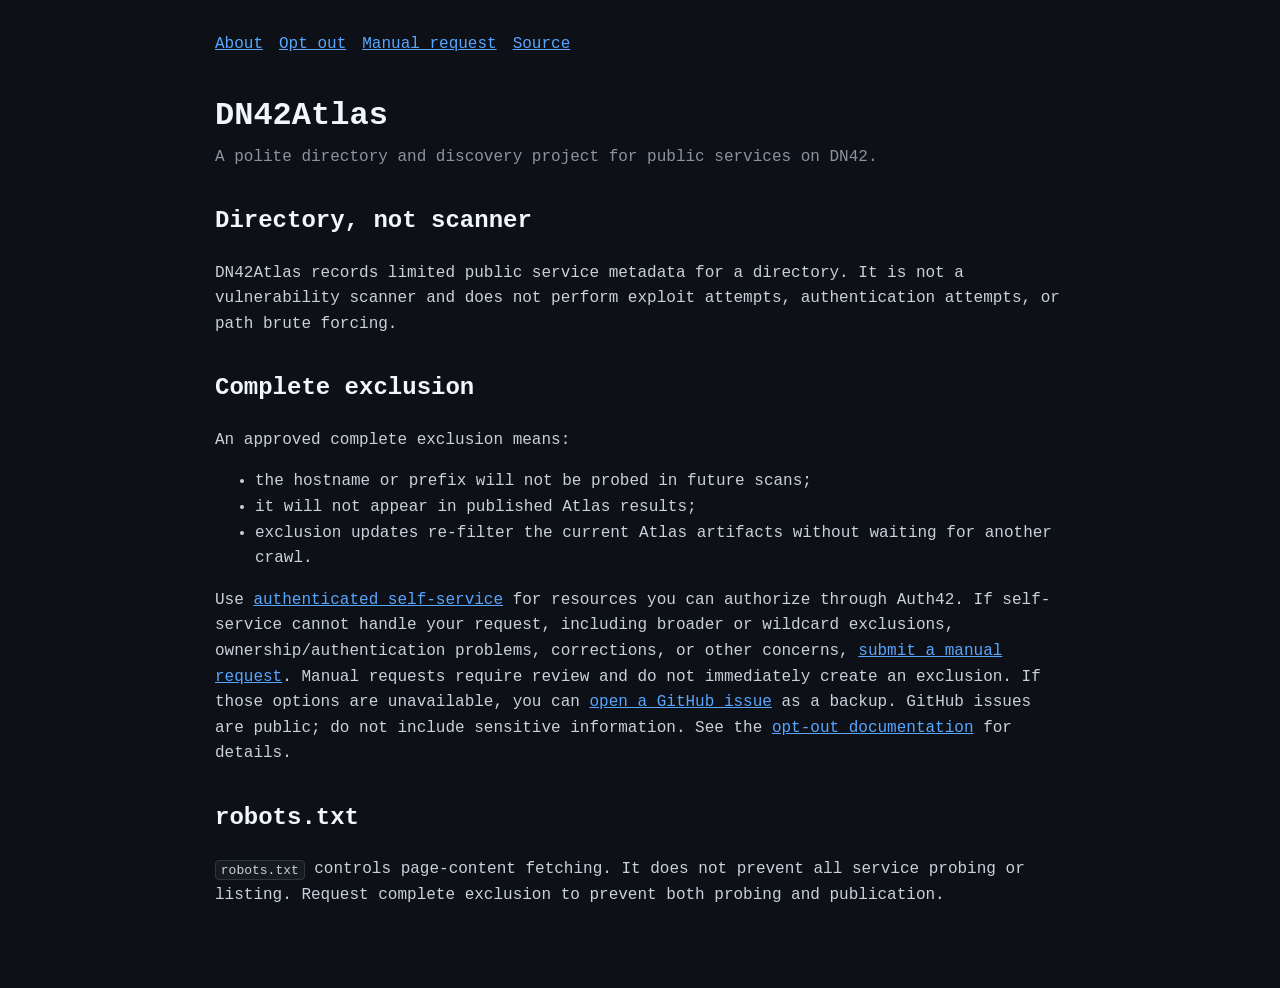
<file: DN42Atlas/site/index.html>
<!doctype html>
<html lang="en">
<head>
    <meta charset="utf-8">
    <meta name="viewport" content="width=device-width, initial-scale=1">
    <title>DN42Atlas</title>
    <style>
        :root { color-scheme: dark; font-family: ui-monospace, Consolas, monospace; }
        body { margin: 0; background: #0d1117; color: #c9d1d9; line-height: 1.6; }
        main { max-width: 850px; margin: 0 auto; padding: 2rem 1.25rem 4rem; }
        h1, h2 { color: #f0f6fc; }
        h1 { margin-bottom: 0; }
        a { color: #58a6ff; }
        nav { display: flex; flex-wrap: wrap; gap: 1rem; margin-bottom: 2rem; }
        section { margin-top: 2rem; }
        .subtitle { margin-top: .25rem; color: #8b949e; }
        code { padding: .1rem .3rem; background: #161b22; border: 1px solid #30363d; border-radius: 4px; }
    </style>
</head>
<body>
<main>
    <nav aria-label="Project information">
        <a href="about.html">About</a>
        <a href="opt-out.html">Opt out</a>
        <a href="/contact">Manual request</a>
        <a href="https://github.com/JoyfulReaper/DN42Atlas">Source</a>
    </nav>

    <h1>DN42Atlas</h1>
    <p class="subtitle">A polite directory and discovery project for public services on DN42.</p>

    <section>
        <h2>Directory, not scanner</h2>
        <p>DN42Atlas records limited public service metadata for a directory.
            It is not a vulnerability scanner and does not perform exploit attempts,
            authentication attempts, or path brute forcing.</p>
    </section>

    <section>
        <h2>Complete exclusion</h2>
        <p>An approved complete exclusion means:</p>
        <ul>
            <li>the hostname or prefix will not be probed in future scans;</li>
            <li>it will not appear in published Atlas results;</li>
            <li>exclusion updates re-filter the current Atlas artifacts without
                waiting for another crawl.</li>
        </ul>
        <p>Use <a href="/operator">authenticated self-service</a> for resources you
            can authorize through Auth42. If self-service cannot handle your request,
            including broader or wildcard exclusions, ownership/authentication problems,
            corrections, or other concerns, <a href="/contact">submit a manual request</a>.
            Manual requests require review and do not immediately create an exclusion.
            If those options are unavailable, you can
            <a href="https://github.com/JoyfulReaper/DN42Atlas/issues/new">open a GitHub issue</a>
            as a backup. GitHub issues are public; do not include sensitive information.
            See the <a href="opt-out.html">opt-out documentation</a> for details.</p>
    </section>

    <section>
        <h2>robots.txt</h2>
        <p><code>robots.txt</code> controls page-content fetching. It does not prevent
            all service probing or listing. Request complete exclusion to prevent both
            probing and publication.</p>
    </section>
</main>
</body>
</html>
</file>
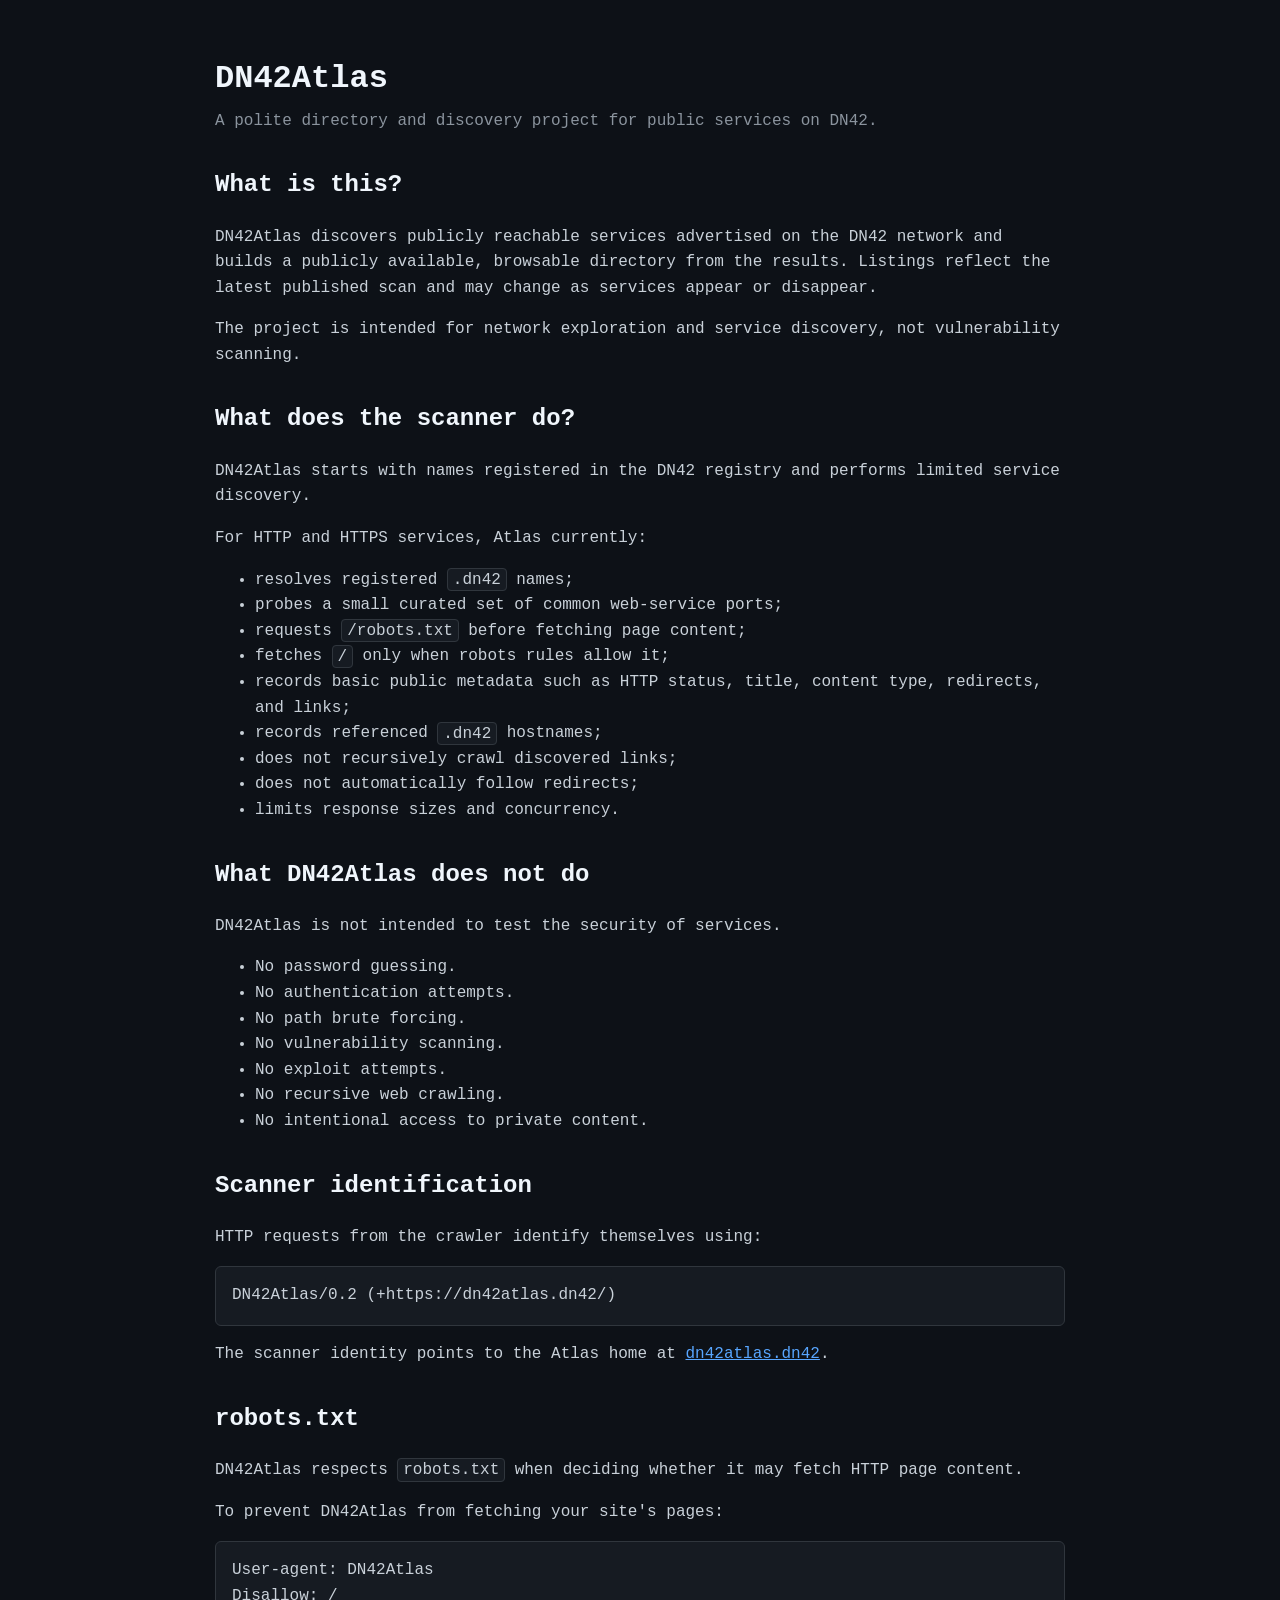
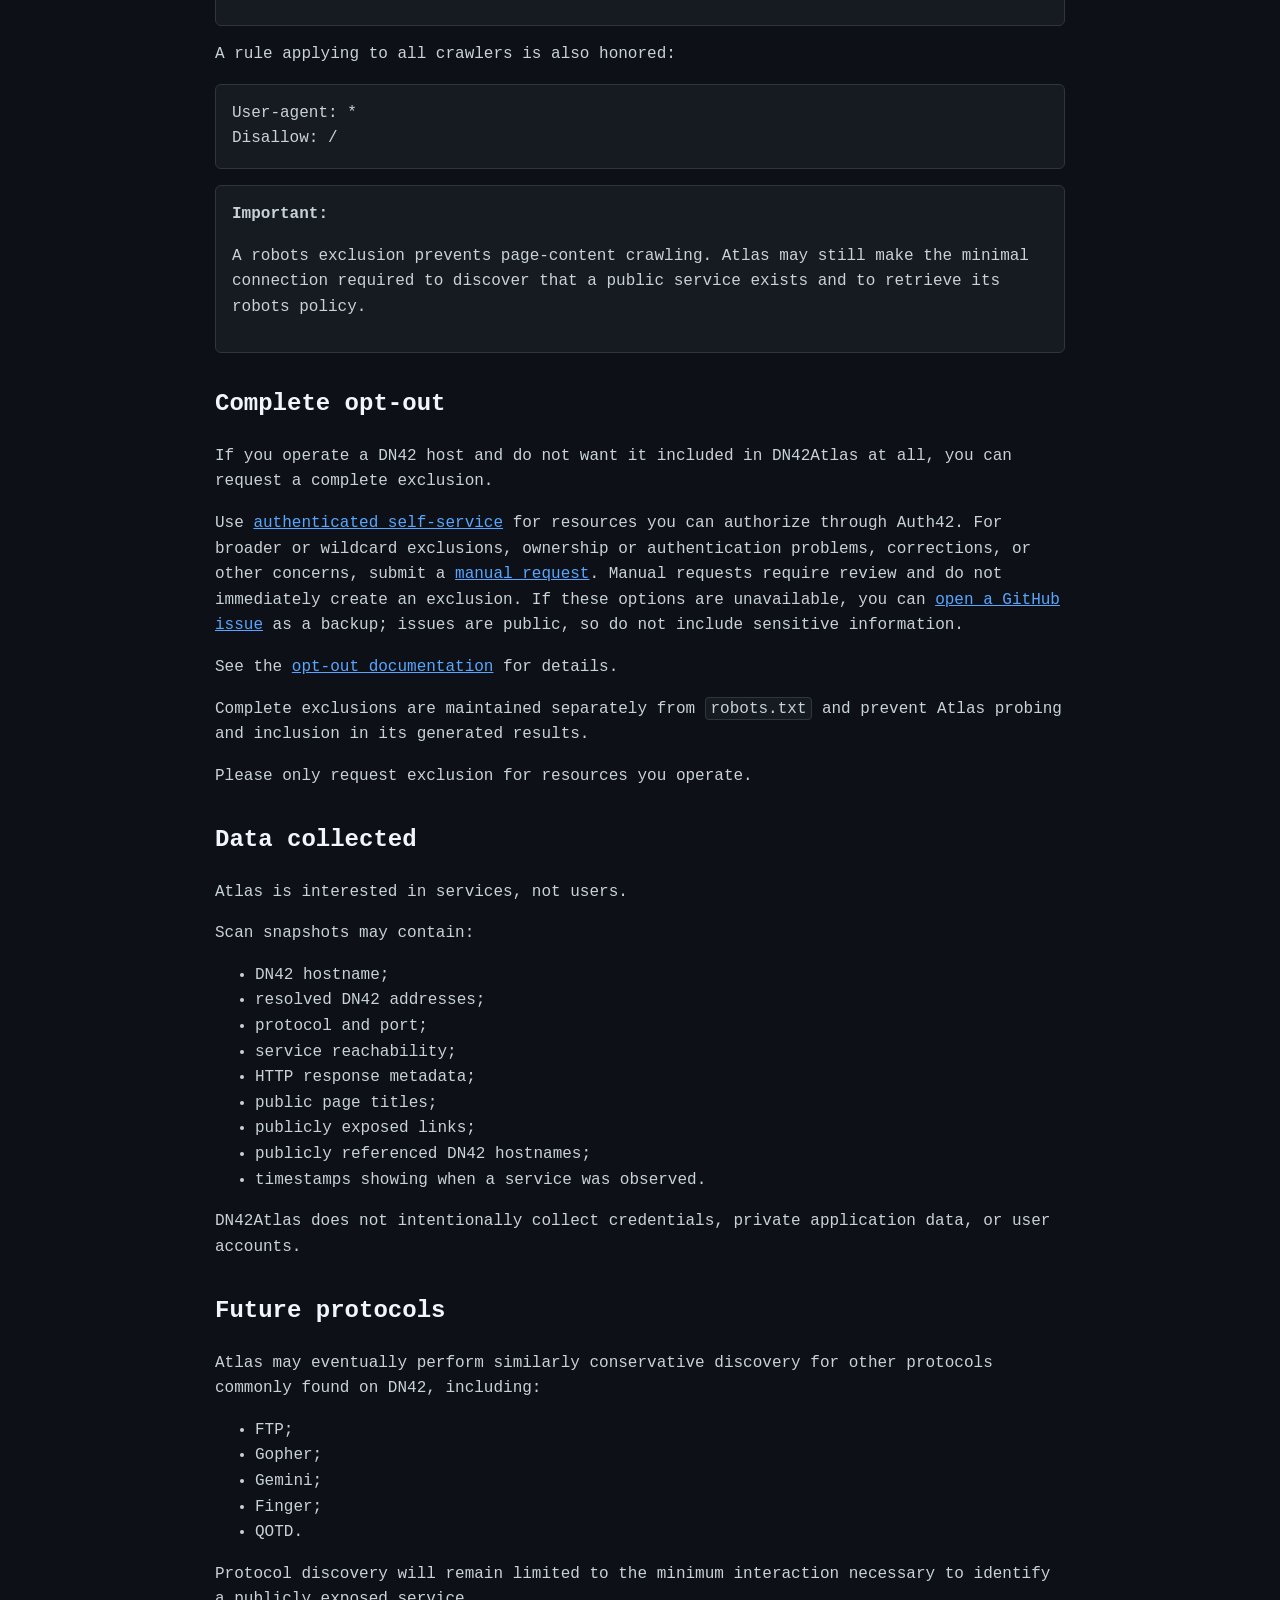
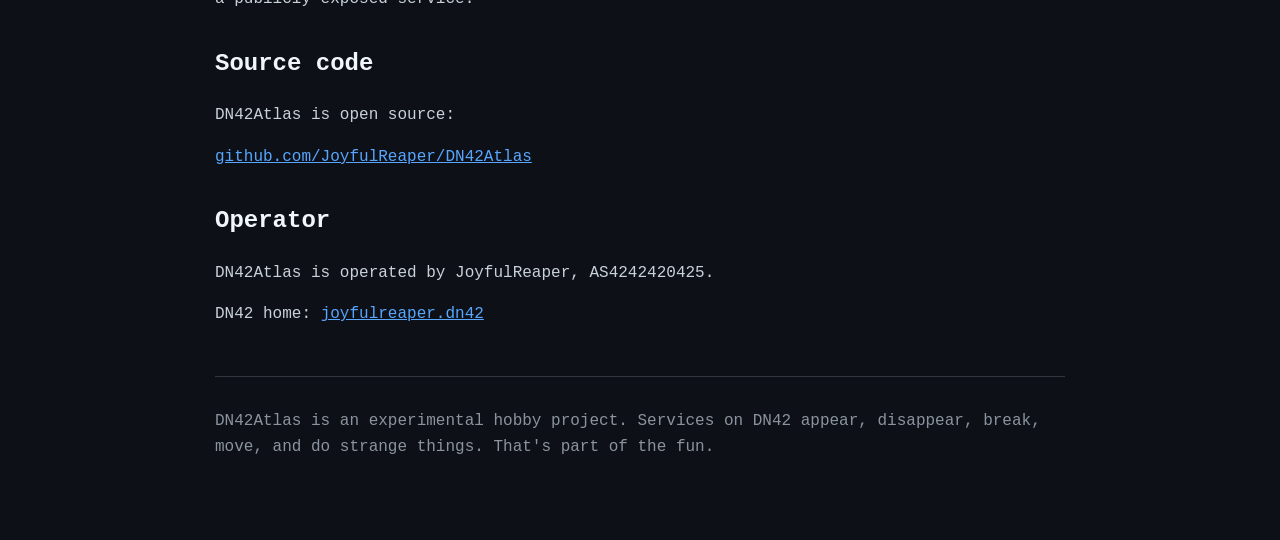
<file: DN42Atlas/site/about.html>
<!doctype html>
<html lang="en">
<head>
    <meta charset="utf-8">

    <meta
        name="viewport"
        content="width=device-width, initial-scale=1">

    <title>About DN42Atlas</title>

    <style>
        :root {
            color-scheme: dark;

            font-family:
                ui-monospace,
                SFMono-Regular,
                Menlo,
                Monaco,
                Consolas,
                "Liberation Mono",
                monospace;
        }

        body {
            margin: 0;

            background: #0d1117;
            color: #c9d1d9;

            line-height: 1.6;
        }

        main {
            max-width: 850px;

            margin: 0 auto;
            padding: 2rem 1.25rem 4rem;
        }

        h1,
        h2 {
            color: #f0f6fc;
        }

        h1 {
            margin-bottom: 0;
        }

        .subtitle {
            margin-top: .25rem;
            color: #8b949e;
        }

        a {
            color: #58a6ff;
        }

        code,
        pre {
            font-family: inherit;
        }

        code {
            background: #161b22;

            border: 1px solid #30363d;
            border-radius: 4px;

            padding: .1rem .3rem;
        }

        pre {
            overflow-x: auto;

            background: #161b22;

            border: 1px solid #30363d;
            border-radius: 6px;

            padding: 1rem;
        }

        section {
            margin-top: 2rem;
        }

        .notice {
            padding: 1rem;

            background: #161b22;

            border: 1px solid #30363d;
            border-radius: 6px;
        }

        footer {
            margin-top: 3rem;

            padding-top: 1rem;

            border-top: 1px solid #30363d;

            color: #8b949e;
        }
    </style>
</head>

<body>

<main>

<h1>DN42Atlas</h1>

<p class="subtitle">
    A polite directory and discovery project for public services on DN42.
</p>

<section>

<h2>What is this?</h2>

<p>
    DN42Atlas discovers publicly reachable services
    advertised on the DN42 network and builds a publicly available,
    browsable directory from the results. Listings reflect the latest
    published scan and may change as services appear or disappear.
</p>

<p>
    The project is intended for network exploration and service
    discovery, not vulnerability scanning.
</p>

</section>


<section>

<h2>What does the scanner do?</h2>

<p>
    DN42Atlas starts with names registered in the DN42 registry and
    performs limited service discovery.
</p>

<p>
    For HTTP and HTTPS services, Atlas currently:
</p>

<ul>
    <li>resolves registered <code>.dn42</code> names;</li>

    <li>
        probes a small curated set of common web-service ports;
    </li>

    <li>
        requests <code>/robots.txt</code> before fetching page content;
    </li>

    <li>
        fetches <code>/</code> only when robots rules allow it;
    </li>

    <li>
        records basic public metadata such as HTTP status,
        title, content type, redirects, and links;
    </li>

    <li>
        records referenced <code>.dn42</code> hostnames;
    </li>

    <li>
        does not recursively crawl discovered links;
    </li>

    <li>
        does not automatically follow redirects;
    </li>

    <li>
        limits response sizes and concurrency.
    </li>
</ul>

</section>


<section>

<h2>What DN42Atlas does not do</h2>

<p>
    DN42Atlas is not intended to test the security of services.
</p>

<ul>
    <li>No password guessing.</li>
    <li>No authentication attempts.</li>
    <li>No path brute forcing.</li>
    <li>No vulnerability scanning.</li>
    <li>No exploit attempts.</li>
    <li>No recursive web crawling.</li>
    <li>No intentional access to private content.</li>
</ul>

</section>


<section>

<h2>Scanner identification</h2>

<p>
    HTTP requests from the crawler identify themselves using:
</p>

<pre>DN42Atlas/0.2 (+https://dn42atlas.dn42/)</pre>

<p>
    The scanner identity points to the Atlas home at
    <a href="https://dn42atlas.dn42/">dn42atlas.dn42</a>.
</p>

</section>


<section>

<h2>robots.txt</h2>

<p>
    DN42Atlas respects <code>robots.txt</code> when deciding whether
    it may fetch HTTP page content.
</p>

<p>
    To prevent DN42Atlas from fetching your site's pages:
</p>

<pre>User-agent: DN42Atlas
Disallow: /</pre>

<p>
    A rule applying to all crawlers is also honored:
</p>

<pre>User-agent: *
Disallow: /</pre>

<div class="notice">

<strong>Important:</strong>

<p>
    A robots exclusion prevents page-content crawling. Atlas may still
    make the minimal connection required to discover that a public
    service exists and to retrieve its robots policy.
</p>

</div>

</section>


<section>

<h2>Complete opt-out</h2>

<p>
    If you operate a DN42 host and do not want it included in
    DN42Atlas at all, you can request a complete exclusion.
</p>

<p>
    Use <a href="/operator">authenticated self-service</a> for resources you can
    authorize through Auth42. For broader or wildcard exclusions, ownership or
    authentication problems, corrections, or other concerns, submit a
    <a href="/contact">manual request</a>. Manual requests require review and do
    not immediately create an exclusion. If these options are unavailable, you can
    <a href="https://github.com/JoyfulReaper/DN42Atlas/issues/new">open a GitHub issue</a>
    as a backup; issues are public, so do not include sensitive information.
</p>

<p>
    See the <a href="opt-out.html">opt-out documentation</a> for details.
</p>

<p>
    Complete exclusions are maintained separately from
    <code>robots.txt</code> and prevent Atlas probing and inclusion
    in its generated results.
</p>

<p>
    Please only request exclusion for resources you operate.
</p>

</section>


<section>

<h2>Data collected</h2>

<p>
    Atlas is interested in services, not users.
</p>

<p>
    Scan snapshots may contain:
</p>

<ul>
    <li>DN42 hostname;</li>
    <li>resolved DN42 addresses;</li>
    <li>protocol and port;</li>
    <li>service reachability;</li>
    <li>HTTP response metadata;</li>
    <li>public page titles;</li>
    <li>publicly exposed links;</li>
    <li>publicly referenced DN42 hostnames;</li>
    <li>timestamps showing when a service was observed.</li>
</ul>

<p>
    DN42Atlas does not intentionally collect credentials,
    private application data, or user accounts.
</p>

</section>


<section>

<h2>Future protocols</h2>

<p>
    Atlas may eventually perform similarly conservative discovery for
    other protocols commonly found on DN42, including:
</p>

<ul>
    <li>FTP;</li>
    <li>Gopher;</li>
    <li>Gemini;</li>
    <li>Finger;</li>
    <li>QOTD.</li>
</ul>

<p>
    Protocol discovery will remain limited to the minimum interaction
    necessary to identify a publicly exposed service.
</p>

</section>


<section>

<h2>Source code</h2>

<p>
    DN42Atlas is open source:
</p>

<p>
    <a href="https://github.com/JoyfulReaper/DN42Atlas">
        github.com/JoyfulReaper/DN42Atlas
    </a>
</p>

</section>


<section>

<h2>Operator</h2>

<p>
    DN42Atlas is operated by JoyfulReaper,
    AS4242420425.
</p>

<p>
    DN42 home:
    <a href="https://joyfulreaper.dn42/">
        joyfulreaper.dn42
    </a>
</p>

</section>


<footer>

<p>
    DN42Atlas is an experimental hobby project.
    Services on DN42 appear, disappear, break, move, and do strange
    things. That's part of the fun.
</p>

</footer>

</main>

</body>
</html>
</file>
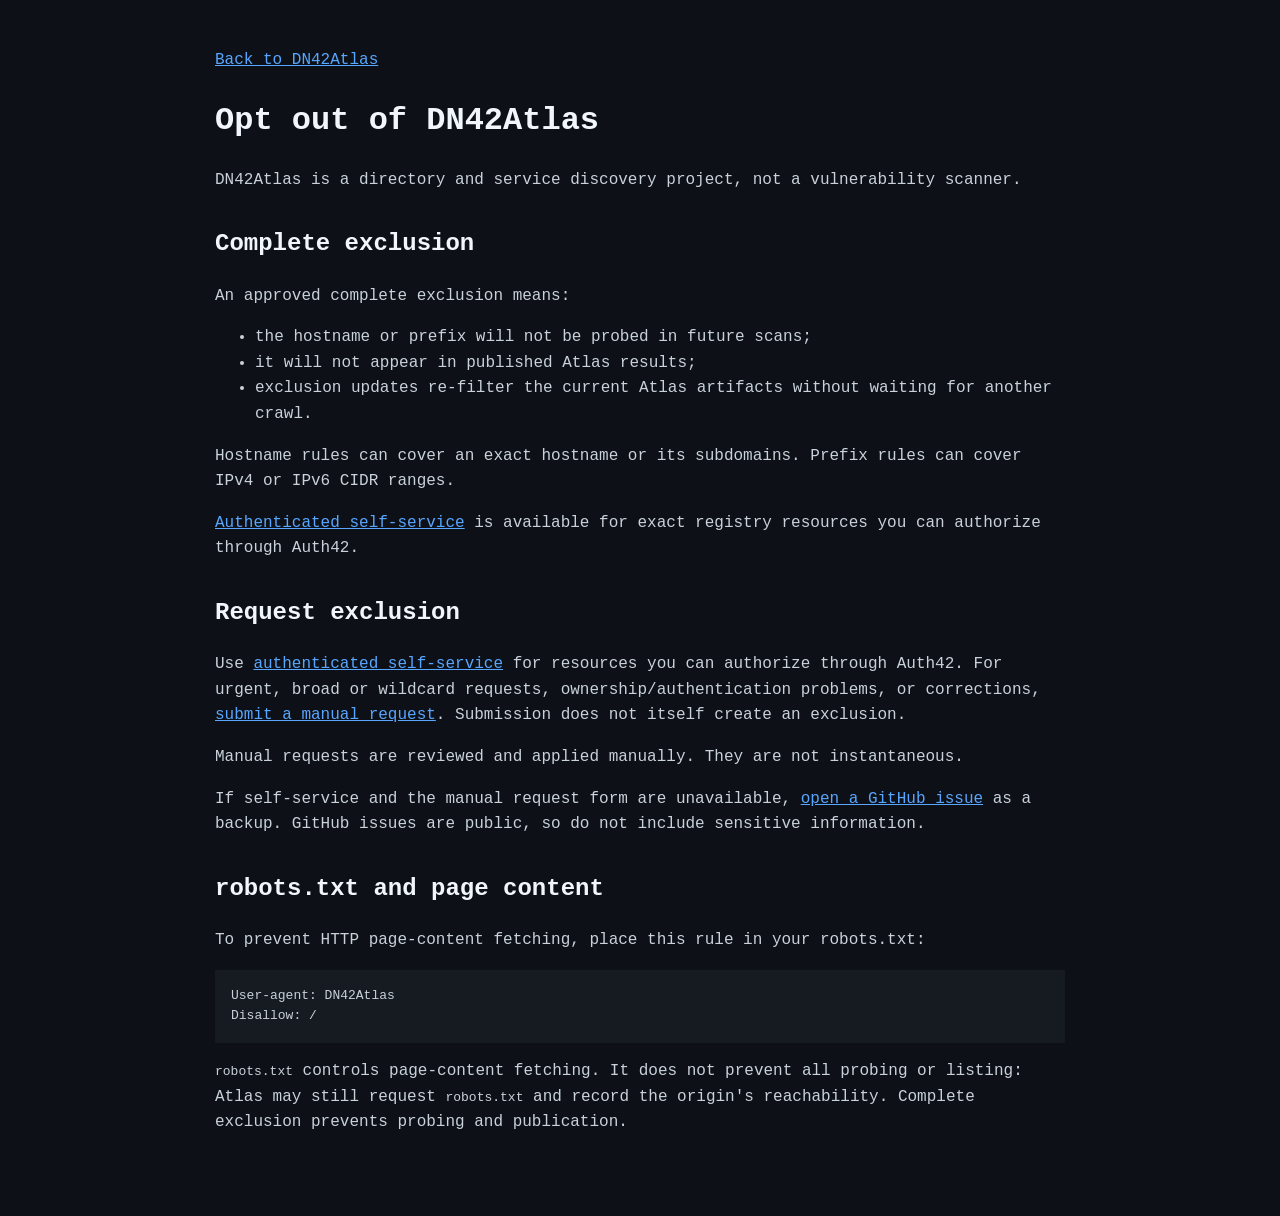
<file: DN42Atlas/site/opt-out.html>
<!doctype html>
<html lang="en">
<head>
    <meta charset="utf-8">
    <meta name="viewport" content="width=device-width, initial-scale=1">
    <title>Opt out of DN42Atlas</title>
    <style>
        :root { color-scheme: dark; font-family: ui-monospace, Consolas, monospace; }
        body { margin: 0; background: #0d1117; color: #c9d1d9; line-height: 1.6; }
        main { max-width: 850px; margin: 0 auto; padding: 2rem 1.25rem 4rem; }
        h1, h2 { color: #f0f6fc; }
        a { color: #58a6ff; }
        pre { padding: 1rem; background: #161b22; overflow-x: auto; }
        section { margin-top: 2rem; }
    </style>
</head>
<body>
<main>
    <p><a href="index.html">Back to DN42Atlas</a></p>
    <h1>Opt out of DN42Atlas</h1>

    <p>DN42Atlas is a directory and service discovery project, not a vulnerability scanner.</p>

    <section>
        <h2>Complete exclusion</h2>
        <p>An approved complete exclusion means:</p>
        <ul>
            <li>the hostname or prefix will not be probed in future scans;</li>
            <li>it will not appear in published Atlas results;</li>
            <li>exclusion updates re-filter the current Atlas artifacts without
                waiting for another crawl.</li>
        </ul>
        <p>Hostname rules can cover an exact hostname or its subdomains. Prefix rules
            can cover IPv4 or IPv6 CIDR ranges.</p>
        <p><a href="/operator">Authenticated self-service</a> is available for exact
            registry resources you can authorize through Auth42.</p>
    </section>

    <section>
        <h2>Request exclusion</h2>
        <p>Use <a href="/operator">authenticated self-service</a> for resources you
            can authorize through Auth42.
            For urgent, broad or wildcard requests, ownership/authentication problems,
            or corrections, <a href="/contact">submit a manual request</a>.
            Submission does not itself create an exclusion.</p>
        <p>Manual requests are reviewed and applied manually. They are not instantaneous.</p>
        <p>If self-service and the manual request form are unavailable,
            <a href="https://github.com/JoyfulReaper/DN42Atlas/issues/new">open a GitHub issue</a>
            as a backup. GitHub issues are public, so do not include sensitive information.</p>
    </section>

    <section>
        <h2>robots.txt and page content</h2>
        <p>To prevent HTTP page-content fetching, place this rule in your robots.txt:</p>
    <pre>User-agent: DN42Atlas
Disallow: /</pre>
        <p><code>robots.txt</code> controls page-content fetching. It does not prevent
            all probing or listing: Atlas may still request <code>robots.txt</code> and
            record the origin's reachability. Complete exclusion prevents probing and
            publication.</p>
    </section>
</main>
</body>
</html>
</file>
